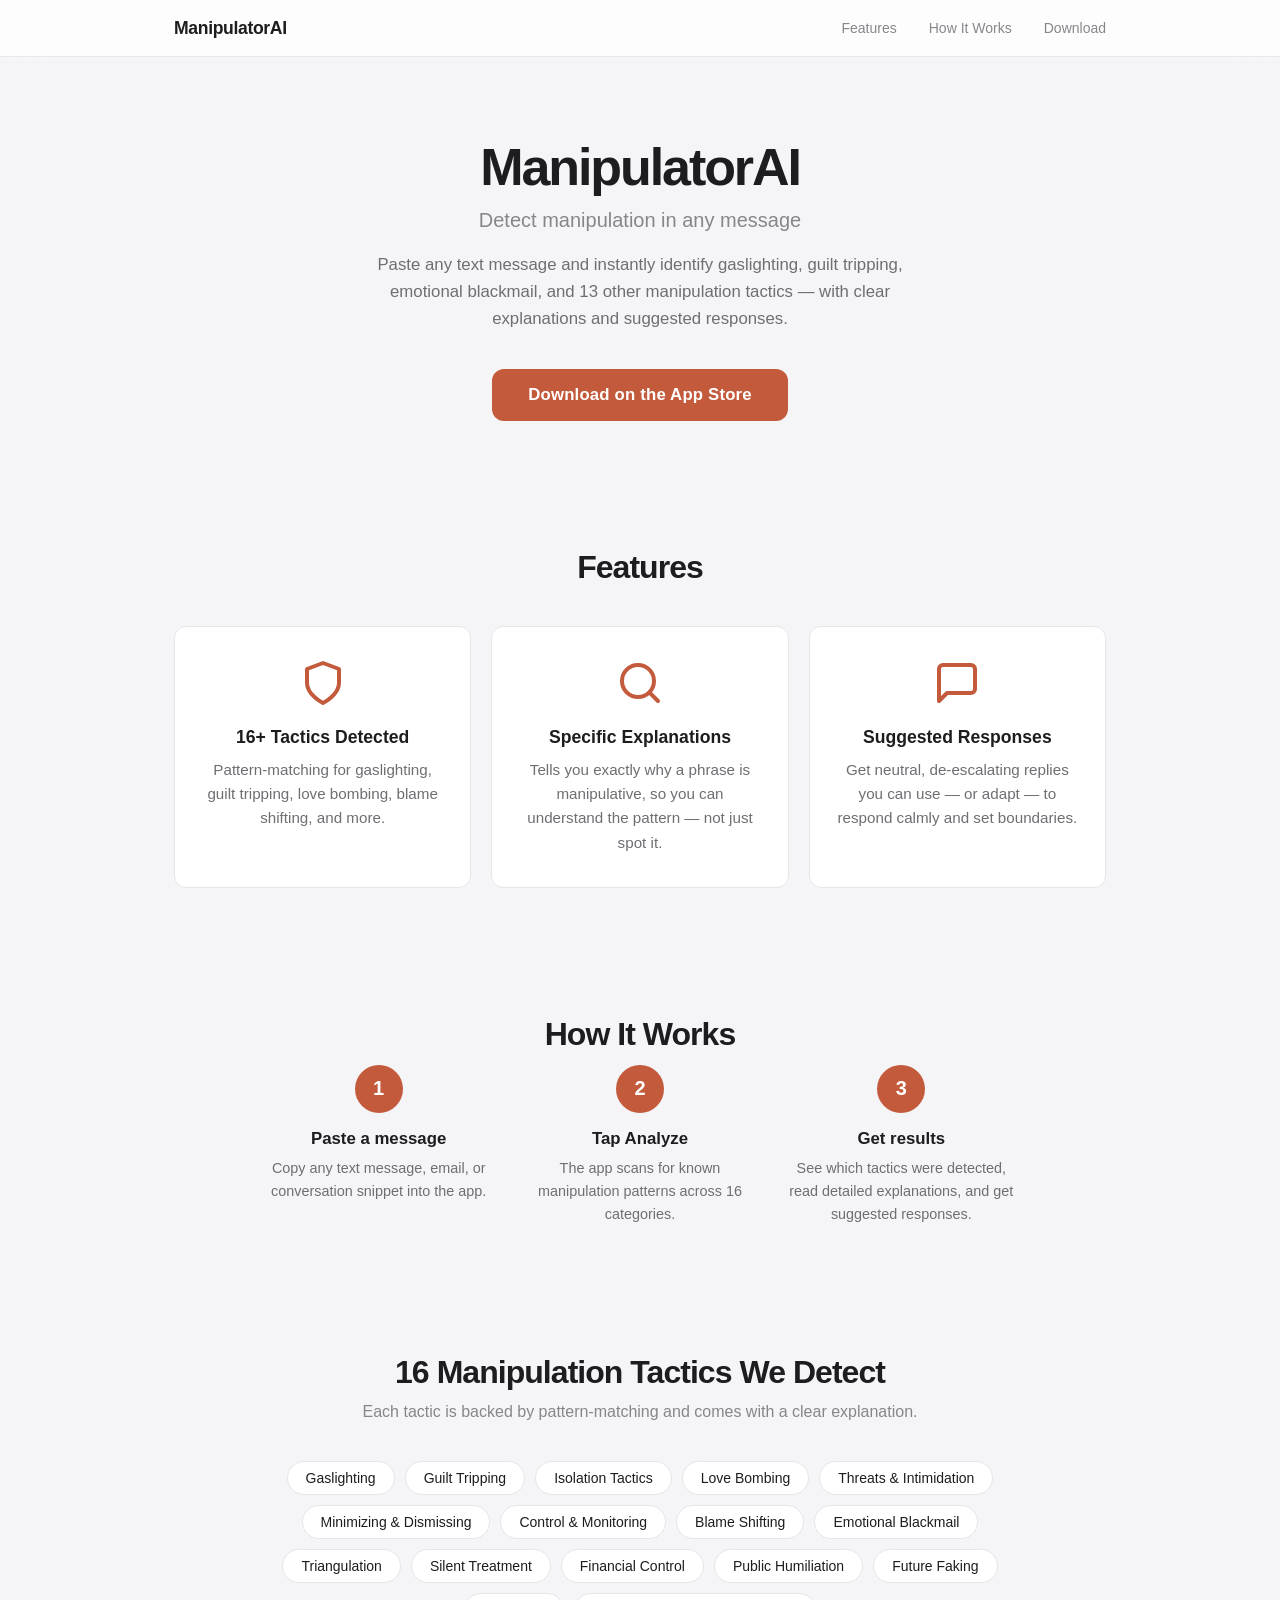
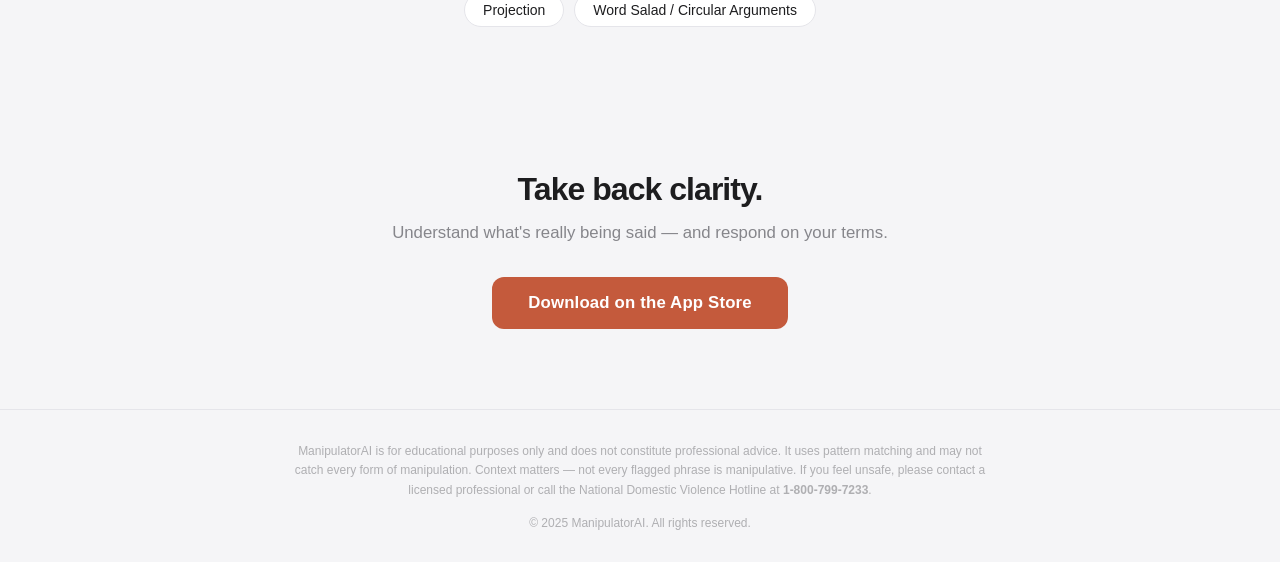
<file: index.html>
<!DOCTYPE html>
<html lang="en">
<head>
    <meta charset="UTF-8">
    <meta name="viewport" content="width=device-width, initial-scale=1.0">
    <title>ManipulatorAI - Detect Manipulation in Messages</title>
    <link rel="stylesheet" href="style.css">
</head>
<body>

    <!-- Nav Bar -->
    <nav class="navbar">
        <div class="nav-container">
            <a href="#" class="nav-brand">ManipulatorAI</a>
            <div class="nav-links" id="nav-links">
                <a href="#features" class="nav-link">Features</a>
                <a href="#how-it-works" class="nav-link">How It Works</a>
                <a href="#download" class="nav-link">Download</a>
            </div>
            <button class="nav-hamburger" id="nav-hamburger" aria-label="Toggle menu">
                <span></span>
                <span></span>
                <span></span>
            </button>
        </div>
    </nav>

    <!-- Hero -->
    <section class="hero">
        <h1 class="hero-title">ManipulatorAI</h1>
        <p class="hero-tagline">Detect manipulation in any message</p>
        <p class="hero-subtitle">Paste any text message and instantly identify gaslighting, guilt tripping, emotional blackmail, and 13 other manipulation tactics — with clear explanations and suggested responses.</p>
        <a href="#" class="cta-button">Download on the App Store</a>
    </section>

    <!-- Features -->
    <section class="features" id="features">
        <h2 class="section-title">Features</h2>
        <div class="features-grid">
            <div class="feature-card">
                <div class="feature-icon">
                    <svg viewBox="0 0 24 24" fill="none" stroke="currentColor" stroke-width="2" stroke-linecap="round" stroke-linejoin="round">
                        <path d="M12 22s8-4 8-10V5l-8-3-8 3v7c0 6 8 10 8 10z"/>
                    </svg>
                </div>
                <h3 class="feature-name">16+ Tactics Detected</h3>
                <p class="feature-desc">Pattern-matching for gaslighting, guilt tripping, love bombing, blame shifting, and more.</p>
            </div>
            <div class="feature-card">
                <div class="feature-icon">
                    <svg viewBox="0 0 24 24" fill="none" stroke="currentColor" stroke-width="2" stroke-linecap="round" stroke-linejoin="round">
                        <circle cx="11" cy="11" r="8"/>
                        <line x1="21" y1="21" x2="16.65" y2="16.65"/>
                    </svg>
                </div>
                <h3 class="feature-name">Specific Explanations</h3>
                <p class="feature-desc">Tells you exactly why a phrase is manipulative, so you can understand the pattern — not just spot it.</p>
            </div>
            <div class="feature-card">
                <div class="feature-icon">
                    <svg viewBox="0 0 24 24" fill="none" stroke="currentColor" stroke-width="2" stroke-linecap="round" stroke-linejoin="round">
                        <path d="M21 15a2 2 0 0 1-2 2H7l-4 4V5a2 2 0 0 1 2-2h14a2 2 0 0 1 2 2z"/>
                    </svg>
                </div>
                <h3 class="feature-name">Suggested Responses</h3>
                <p class="feature-desc">Get neutral, de-escalating replies you can use — or adapt — to respond calmly and set boundaries.</p>
            </div>
        </div>
    </section>

    <!-- How It Works -->
    <section class="how-it-works" id="how-it-works">
        <h2 class="section-title">How It Works</h2>
        <div class="steps">
            <div class="step">
                <div class="step-number">1</div>
                <h3 class="step-name">Paste a message</h3>
                <p class="step-desc">Copy any text message, email, or conversation snippet into the app.</p>
            </div>
            <div class="step">
                <div class="step-number">2</div>
                <h3 class="step-name">Tap Analyze</h3>
                <p class="step-desc">The app scans for known manipulation patterns across 16 categories.</p>
            </div>
            <div class="step">
                <div class="step-number">3</div>
                <h3 class="step-name">Get results</h3>
                <p class="step-desc">See which tactics were detected, read detailed explanations, and get suggested responses.</p>
            </div>
        </div>
    </section>

    <!-- Methods Preview -->
    <section class="methods-preview" id="methods">
        <h2 class="section-title">16 Manipulation Tactics We Detect</h2>
        <p class="section-subtitle">Each tactic is backed by pattern-matching and comes with a clear explanation.</p>
        <div class="methods-grid">
            <span class="method-pill">Gaslighting</span>
            <span class="method-pill">Guilt Tripping</span>
            <span class="method-pill">Isolation Tactics</span>
            <span class="method-pill">Love Bombing</span>
            <span class="method-pill">Threats &amp; Intimidation</span>
            <span class="method-pill">Minimizing &amp; Dismissing</span>
            <span class="method-pill">Control &amp; Monitoring</span>
            <span class="method-pill">Blame Shifting</span>
            <span class="method-pill">Emotional Blackmail</span>
            <span class="method-pill">Triangulation</span>
            <span class="method-pill">Silent Treatment</span>
            <span class="method-pill">Financial Control</span>
            <span class="method-pill">Public Humiliation</span>
            <span class="method-pill">Future Faking</span>
            <span class="method-pill">Projection</span>
            <span class="method-pill">Word Salad / Circular Arguments</span>
        </div>
    </section>

    <!-- Final CTA -->
    <section class="final-cta" id="download">
        <h2 class="final-cta-title">Take back clarity.</h2>
        <p class="final-cta-subtitle">Understand what's really being said — and respond on your terms.</p>
        <a href="#" class="cta-button">Download on the App Store</a>
    </section>

    <!-- Footer -->
    <footer class="footer">
        <div class="footer-container">
            <p class="footer-disclaimer">ManipulatorAI is for educational purposes only and does not constitute professional advice. It uses pattern matching and may not catch every form of manipulation. Context matters — not every flagged phrase is manipulative. If you feel unsafe, please contact a licensed professional or call the National Domestic Violence Hotline at <strong>1-800-799-7233</strong>.</p>
            <p class="footer-copyright">&copy; 2025 ManipulatorAI. All rights reserved.</p>
        </div>
    </footer>

    <script src="script.js"></script>
</body>
</html>
</file>
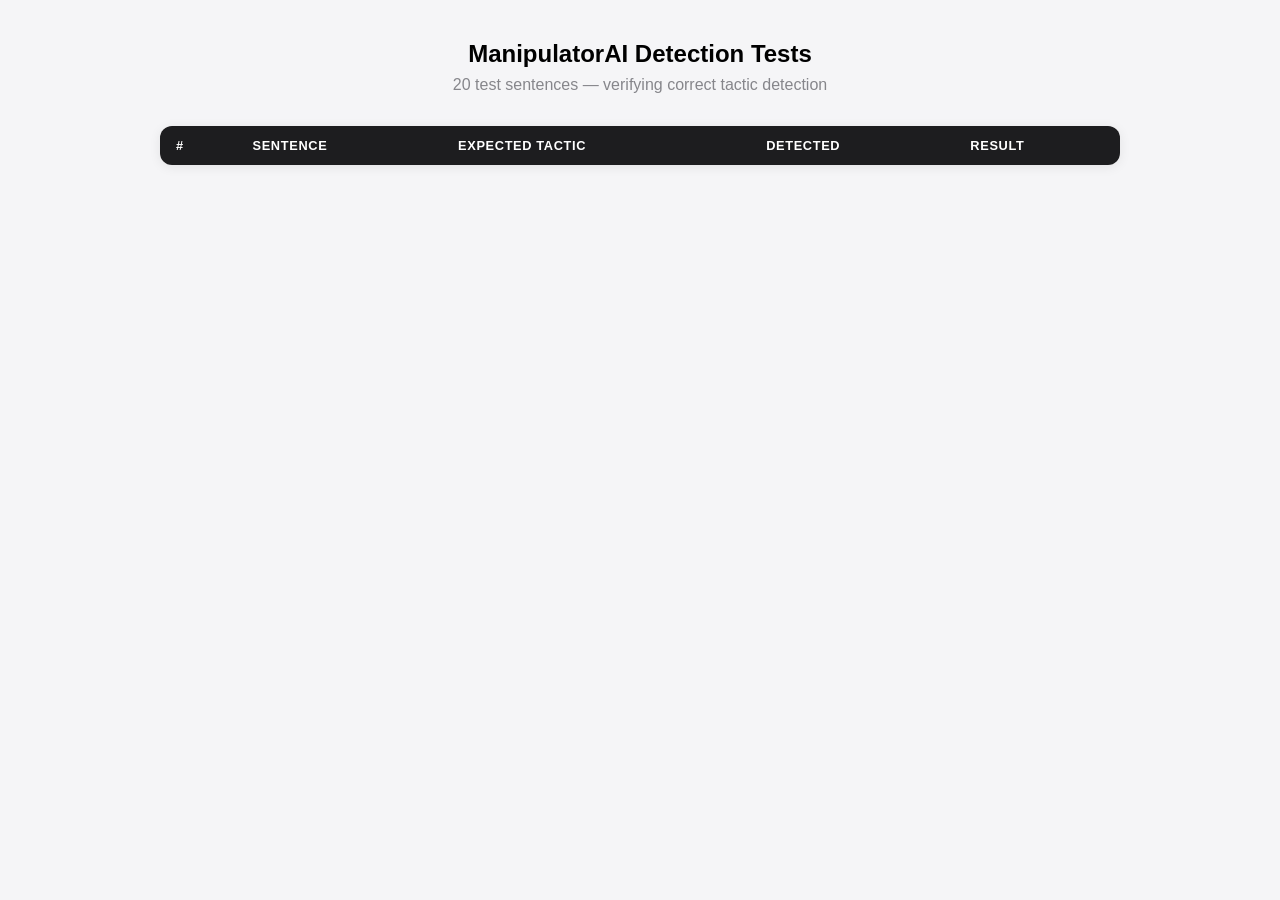
<file: test.html>
<!DOCTYPE html>
<html lang="en">
<head>
    <meta charset="UTF-8">
    <title>ManipulatorAI - Detection Tests</title>
    <style>
        * { margin: 0; padding: 0; box-sizing: border-box; }
        body { font-family: -apple-system, BlinkMacSystemFont, 'Segoe UI', Roboto, sans-serif; background: #f5f5f7; padding: 40px 20px; }
        h1 { text-align: center; margin-bottom: 8px; font-size: 1.5rem; }
        .subtitle { text-align: center; color: #86868b; margin-bottom: 32px; }
        .results-summary { text-align: center; margin-bottom: 24px; font-size: 1.1rem; font-weight: 600; }
        .pass-count { color: #34c759; }
        .fail-count { color: #ff3b30; }
        table { width: 100%; max-width: 960px; margin: 0 auto; border-collapse: collapse; background: #fff; border-radius: 12px; overflow: hidden; box-shadow: 0 2px 12px rgba(0,0,0,0.08); }
        th { background: #1d1d1f; color: #fff; text-align: left; padding: 12px 16px; font-size: 0.8rem; text-transform: uppercase; letter-spacing: 0.05em; }
        td { padding: 12px 16px; border-bottom: 1px solid #f2f2f7; font-size: 0.9rem; vertical-align: top; }
        tr:last-child td { border-bottom: none; }
        .pass { color: #34c759; font-weight: 600; }
        .fail { color: #ff3b30; font-weight: 600; }
        .msg { color: #1d1d1f; max-width: 360px; }
        .expected { color: #6e6e73; }
        .got { color: #3a3a3f; }
    </style>
</head>
<body>
    <h1>ManipulatorAI Detection Tests</h1>
    <p class="subtitle">20 test sentences — verifying correct tactic detection</p>
    <div id="summary" class="results-summary"></div>
    <table>
        <thead>
            <tr>
                <th>#</th>
                <th>Sentence</th>
                <th>Expected Tactic</th>
                <th>Detected</th>
                <th>Result</th>
            </tr>
        </thead>
        <tbody id="test-body"></tbody>
    </table>

    <script src="script.js"></script>
    <script>
        const testCases = [
            {
                input: "You're crazy if you think that actually happened.",
                expected: "Gaslighting"
            },
            {
                input: "After everything I've done for you, this is how you repay me?",
                expected: "Guilt Tripping"
            },
            {
                input: "Your friends don't really care about you like I do.",
                expected: "Isolation Tactics"
            },
            {
                input: "We're soulmates, I've never felt this way before about anyone.",
                expected: "Love Bombing"
            },
            {
                input: "If you leave, you'll regret this for the rest of your life.",
                expected: "Threats & Intimidation"
            },
            {
                input: "You're making a big deal out of nothing, stop overreacting.",
                expected: "Minimizing & Dismissing"
            },
            {
                input: "Show me your phone right now, I need to know who you're talking to.",
                expected: "Control & Monitoring"
            },
            {
                input: "This is all because of you, you made me do it.",
                expected: "Blame Shifting"
            },
            {
                input: "I'll hurt myself if you leave me, you're all I have.",
                expected: "Emotional Blackmail"
            },
            {
                input: "Everyone agrees with me that you're wrong about this.",
                expected: "Triangulation"
            },
            {
                input: "I'm not talking to you, figure it out yourself.",
                expected: "Silent Treatment"
            },
            {
                input: "Without me you'd be broke, I pay for everything around here.",
                expected: "Financial Control"
            },
            {
                input: "You're embarrassing yourself, people are laughing at you.",
                expected: "Public Humiliation"
            },
            {
                input: "Things will be different when we get married, I promise next time.",
                expected: "Future Faking"
            },
            {
                input: "You're the one who always starts these arguments, you never listen.",
                expected: "Projection"
            },
            {
                input: "That's not the point, you're twisting my words again.",
                expected: "Word Salad / Circular Arguments"
            },
            {
                input: "I had a really productive meeting today at work.",
                expected: null
            },
            {
                input: "Want to grab dinner tonight? I was thinking Italian.",
                expected: null
            },
            {
                input: "You're too sensitive, I never said that, you're imagining things.",
                expected: "Gaslighting"
            },
            {
                input: "If you really cared about me you would stay, how could you do this to me?",
                expected: "Guilt Tripping"
            }
        ];

        // Reuse the same detection logic from script.js
        function detectTacticsForTest(message) {
            const detected = [];
            for (const [key, tactic] of Object.entries(manipulativeTactics)) {
                for (const pattern of tactic.patterns) {
                    pattern.lastIndex = 0;
                }
                if (tactic.patterns.some(p => { p.lastIndex = 0; return p.test(message); })) {
                    detected.push(tactic.name);
                }
            }
            return detected;
        }

        let passed = 0;
        let failed = 0;
        const tbody = document.getElementById('test-body');

        testCases.forEach((tc, i) => {
            const detected = detectTacticsForTest(tc.input);
            const detectedStr = detected.length > 0 ? detected.join(', ') : 'None';
            const expectedStr = tc.expected || 'None';

            let isPass;
            if (tc.expected === null) {
                // Clean message — should detect nothing (or only very broad matches)
                isPass = detected.length === 0;
            } else {
                isPass = detected.includes(tc.expected);
            }

            if (isPass) passed++; else failed++;

            const row = document.createElement('tr');
            row.innerHTML = `
                <td>${i + 1}</td>
                <td class="msg">${tc.input}</td>
                <td class="expected">${expectedStr}</td>
                <td class="got">${detectedStr}</td>
                <td class="${isPass ? 'pass' : 'fail'}">${isPass ? 'PASS' : 'FAIL'}</td>
            `;
            tbody.appendChild(row);
        });

        document.getElementById('summary').innerHTML =
            `<span class="pass-count">${passed} passed</span> &nbsp;/&nbsp; <span class="fail-count">${failed} failed</span> &nbsp;out of ${testCases.length} tests`;
    </script>
</body>
</html>
</file>
<file: style.css>
* {
    margin: 0;
    padding: 0;
    box-sizing: border-box;
}

html {
    scroll-behavior: smooth;
}

body {
    font-family: -apple-system, BlinkMacSystemFont, 'Segoe UI', Roboto, Helvetica, Arial, sans-serif;
    background: #f5f5f7;
    color: #1d1d1f;
    -webkit-font-smoothing: antialiased;
}

/* ─── Nav Bar ─── */

.navbar {
    position: sticky;
    top: 0;
    z-index: 100;
    background: rgba(255, 255, 255, 0.8);
    backdrop-filter: blur(20px);
    -webkit-backdrop-filter: blur(20px);
    border-bottom: 1px solid rgba(0, 0, 0, 0.08);
}

.nav-container {
    max-width: 980px;
    margin: 0 auto;
    display: flex;
    align-items: center;
    justify-content: space-between;
    padding: 0 24px;
    height: 56px;
}

.nav-brand {
    font-size: 1.1rem;
    font-weight: 700;
    color: #1d1d1f;
    text-decoration: none;
    letter-spacing: -0.02em;
}

.nav-links {
    display: flex;
    gap: 32px;
}

.nav-link {
    font-size: 0.875rem;
    font-weight: 500;
    color: #86868b;
    text-decoration: none;
    transition: color 0.2s ease;
}

.nav-link:hover {
    color: #1d1d1f;
}

.nav-hamburger {
    display: none;
    flex-direction: column;
    gap: 5px;
    background: none;
    border: none;
    cursor: pointer;
    padding: 4px;
}

.nav-hamburger span {
    display: block;
    width: 22px;
    height: 2px;
    background: #1d1d1f;
    border-radius: 1px;
    transition: transform 0.25s ease, opacity 0.25s ease;
}

.nav-hamburger.open span:nth-child(1) {
    transform: translateY(7px) rotate(45deg);
}

.nav-hamburger.open span:nth-child(2) {
    opacity: 0;
}

.nav-hamburger.open span:nth-child(3) {
    transform: translateY(-7px) rotate(-45deg);
}

/* ─── Hero ─── */

.hero {
    text-align: center;
    padding: 80px 24px 64px;
    max-width: 700px;
    margin: 0 auto;
}

.hero-title {
    font-size: 3.25rem;
    font-weight: 800;
    color: #1d1d1f;
    letter-spacing: -0.04em;
    margin-bottom: 12px;
}

.hero-tagline {
    font-size: 1.25rem;
    color: #86868b;
    margin-bottom: 20px;
}

.hero-subtitle {
    font-size: 1.05rem;
    color: #6e6e73;
    line-height: 1.6;
    max-width: 540px;
    margin: 0 auto 36px;
}

/* ─── CTA Button ─── */

.cta-button {
    display: inline-block;
    padding: 16px 36px;
    background: #c45a3c;
    color: #fff;
    font-size: 1.05rem;
    font-weight: 700;
    font-family: inherit;
    text-decoration: none;
    border-radius: 12px;
    border: none;
    cursor: pointer;
    transition: background 0.2s ease, transform 0.2s ease, box-shadow 0.2s ease;
    letter-spacing: 0.01em;
}

.cta-button:hover {
    background: #b55035;
    transform: translateY(-1px);
    box-shadow: 0 6px 16px rgba(196, 90, 60, 0.35);
}

.cta-button:active {
    transform: translateY(0);
}

/* ─── Section Shared ─── */

.section-title {
    font-size: 2rem;
    font-weight: 700;
    color: #1d1d1f;
    letter-spacing: -0.03em;
    text-align: center;
    margin-bottom: 12px;
}

.section-subtitle {
    font-size: 1rem;
    color: #86868b;
    text-align: center;
    margin-bottom: 40px;
}

/* ─── Features ─── */

.features {
    padding: 64px 24px;
    max-width: 980px;
    margin: 0 auto;
}

.features .section-title {
    margin-bottom: 40px;
}

.features-grid {
    display: grid;
    grid-template-columns: repeat(3, 1fr);
    gap: 20px;
}

.feature-card {
    background: #fff;
    border: 1px solid #e5e5ea;
    border-radius: 12px;
    padding: 32px 24px;
    text-align: center;
}

.feature-icon {
    width: 48px;
    height: 48px;
    margin: 0 auto 20px;
    color: #c45a3c;
}

.feature-icon svg {
    width: 100%;
    height: 100%;
}

.feature-name {
    font-size: 1.1rem;
    font-weight: 700;
    color: #1d1d1f;
    margin-bottom: 10px;
}

.feature-desc {
    font-size: 0.95rem;
    color: #6e6e73;
    line-height: 1.6;
}

/* ─── How It Works ─── */

.how-it-works {
    padding: 64px 24px;
    max-width: 800px;
    margin: 0 auto;
}

.steps {
    display: grid;
    grid-template-columns: repeat(3, 1fr);
    gap: 32px;
    text-align: center;
}

.step-number {
    width: 48px;
    height: 48px;
    border-radius: 50%;
    background: #c45a3c;
    color: #fff;
    font-size: 1.25rem;
    font-weight: 700;
    display: flex;
    align-items: center;
    justify-content: center;
    margin: 0 auto 16px;
}

.step-name {
    font-size: 1.05rem;
    font-weight: 700;
    color: #1d1d1f;
    margin-bottom: 8px;
}

.step-desc {
    font-size: 0.9rem;
    color: #6e6e73;
    line-height: 1.6;
}

/* ─── Methods Preview ─── */

.methods-preview {
    padding: 64px 24px;
    max-width: 800px;
    margin: 0 auto;
}

.methods-grid {
    display: flex;
    flex-wrap: wrap;
    gap: 10px;
    justify-content: center;
}

.method-pill {
    display: inline-block;
    padding: 8px 18px;
    background: #fff;
    border: 1px solid #e5e5ea;
    border-radius: 20px;
    font-size: 0.875rem;
    font-weight: 500;
    color: #1d1d1f;
}

/* ─── Final CTA ─── */

.final-cta {
    text-align: center;
    padding: 80px 24px;
    max-width: 600px;
    margin: 0 auto;
}

.final-cta-title {
    font-size: 2rem;
    font-weight: 700;
    color: #1d1d1f;
    letter-spacing: -0.03em;
    margin-bottom: 12px;
}

.final-cta-subtitle {
    font-size: 1.05rem;
    color: #86868b;
    margin-bottom: 32px;
    line-height: 1.5;
}

/* ─── Footer ─── */

.footer {
    border-top: 1px solid #e5e5ea;
    padding: 32px 24px;
}

.footer-container {
    max-width: 700px;
    margin: 0 auto;
    text-align: center;
}

.footer-disclaimer {
    font-size: 0.75rem;
    color: #afafb2;
    line-height: 1.6;
    margin-bottom: 16px;
}

.footer-copyright {
    font-size: 0.75rem;
    color: #afafb2;
}

/* ─── Mobile ─── */

@media (max-width: 768px) {
    .nav-hamburger {
        display: flex;
    }

    .nav-links {
        display: none;
        position: absolute;
        top: 56px;
        left: 0;
        right: 0;
        flex-direction: column;
        gap: 0;
        background: rgba(255, 255, 255, 0.95);
        backdrop-filter: blur(20px);
        -webkit-backdrop-filter: blur(20px);
        border-bottom: 1px solid rgba(0, 0, 0, 0.08);
        padding: 8px 0;
    }

    .nav-links.open {
        display: flex;
    }

    .nav-link {
        padding: 12px 24px;
        font-size: 1rem;
    }

    .hero {
        padding: 56px 20px 48px;
    }

    .hero-title {
        font-size: 2.5rem;
    }

    .hero-subtitle {
        font-size: 1rem;
    }

    .features {
        padding: 48px 20px;
    }

    .features-grid {
        grid-template-columns: 1fr;
        gap: 16px;
    }

    .how-it-works {
        padding: 48px 20px;
    }

    .steps {
        grid-template-columns: 1fr;
        gap: 24px;
    }

    .methods-preview {
        padding: 48px 20px;
    }

    .section-title {
        font-size: 1.65rem;
    }

    .final-cta {
        padding: 56px 20px;
    }

    .final-cta-title {
        font-size: 1.65rem;
    }
}
</file>
